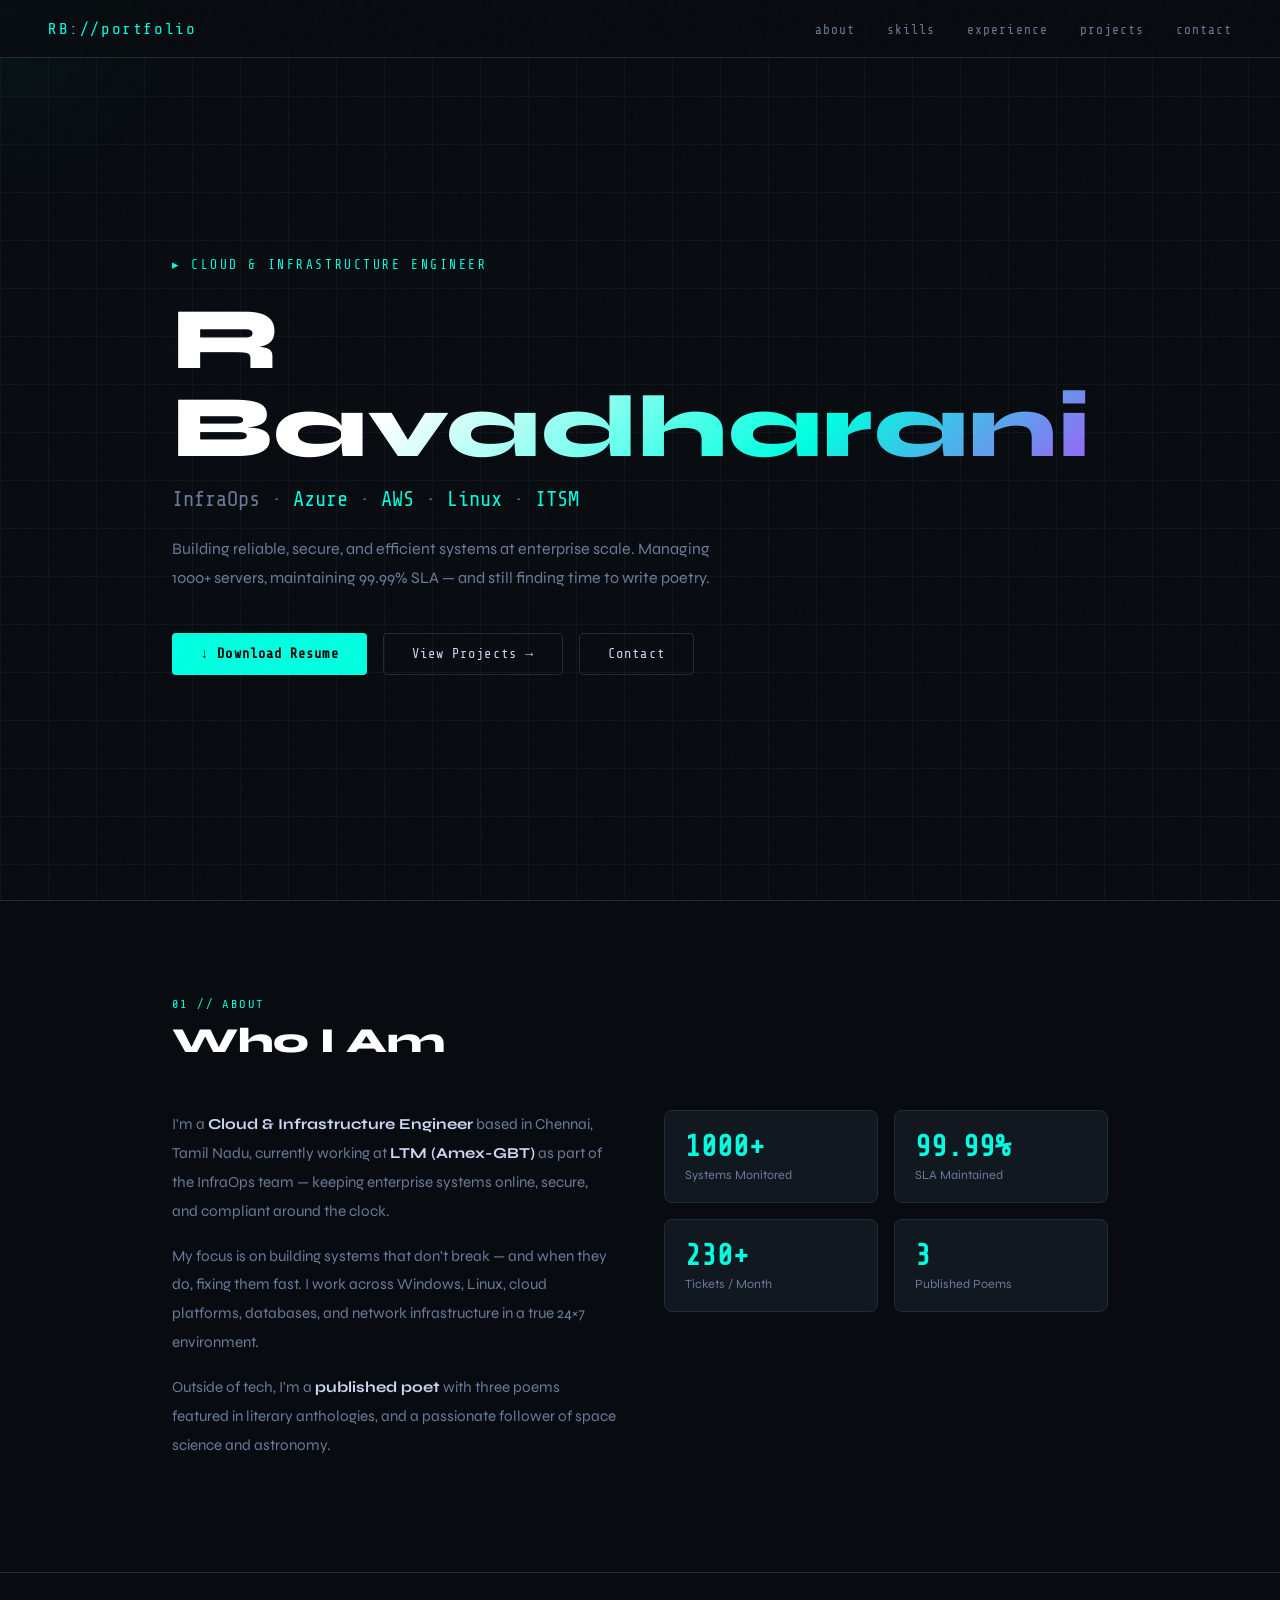
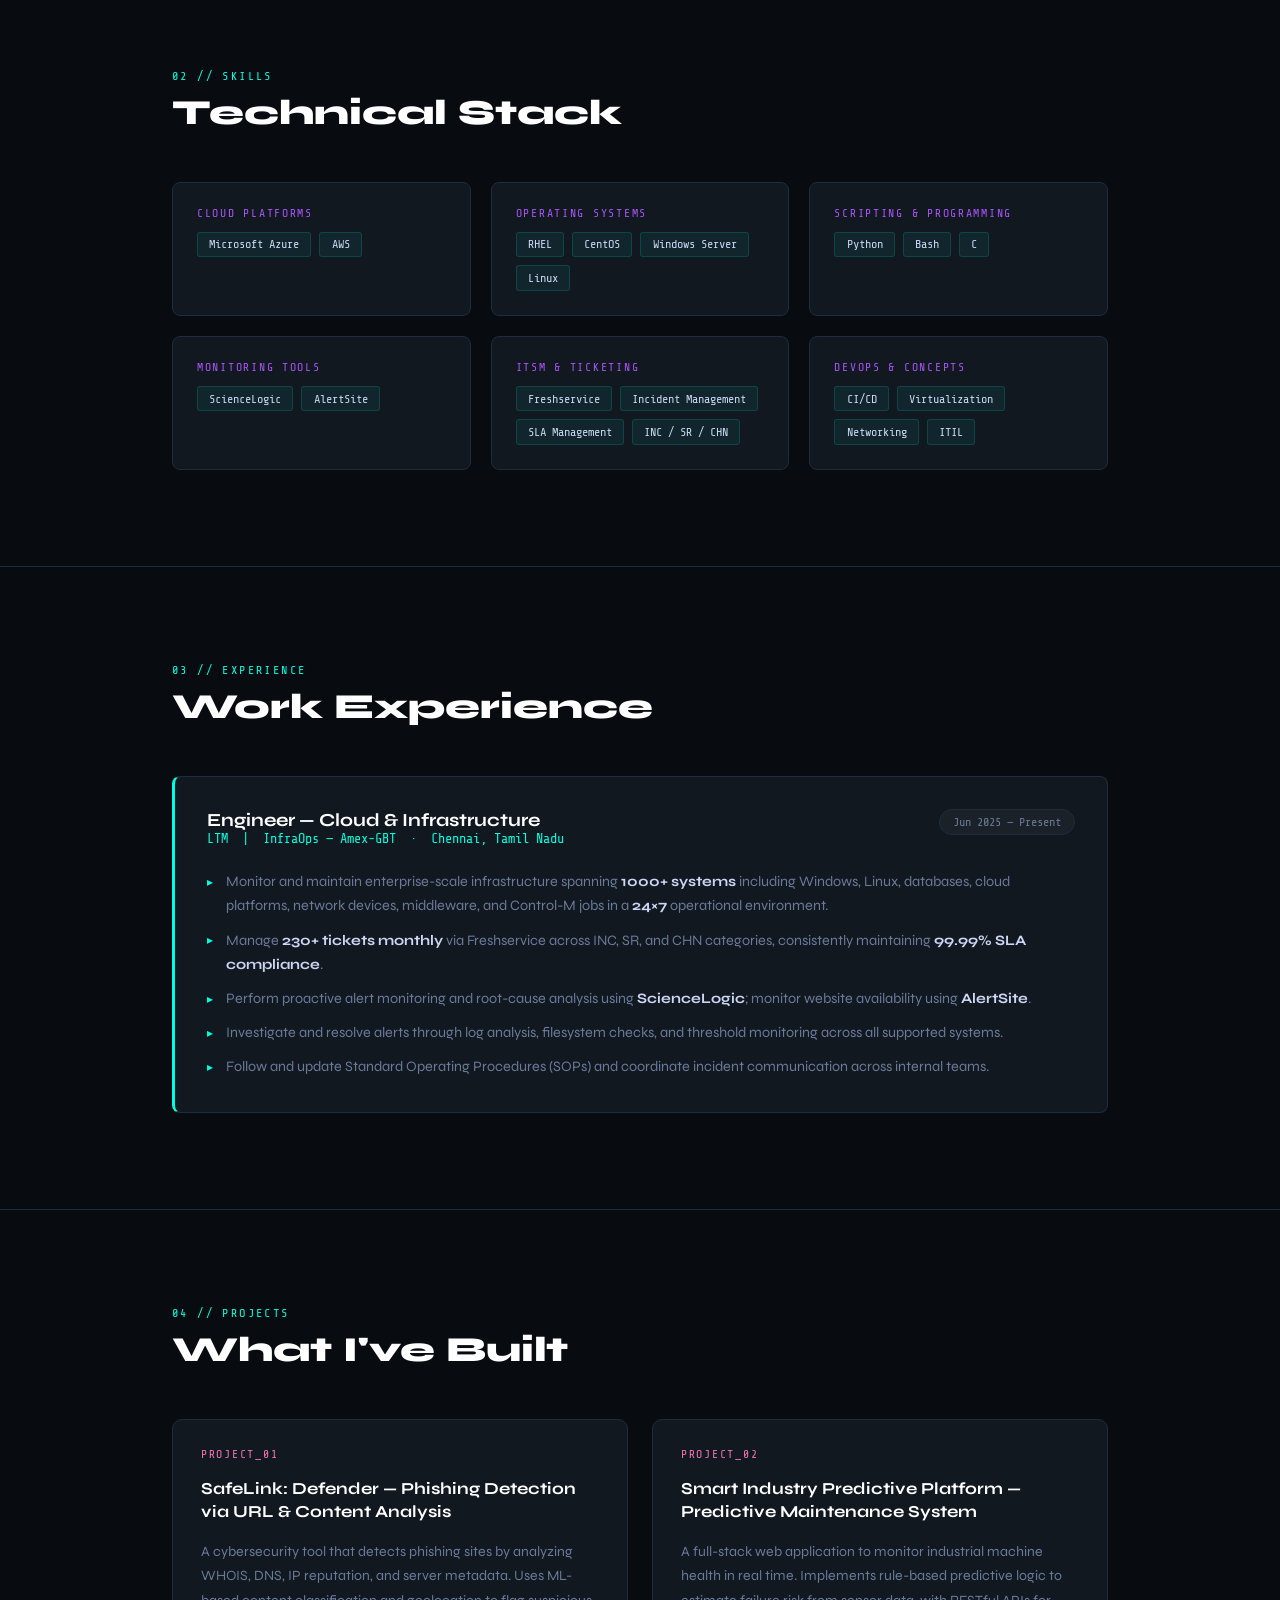
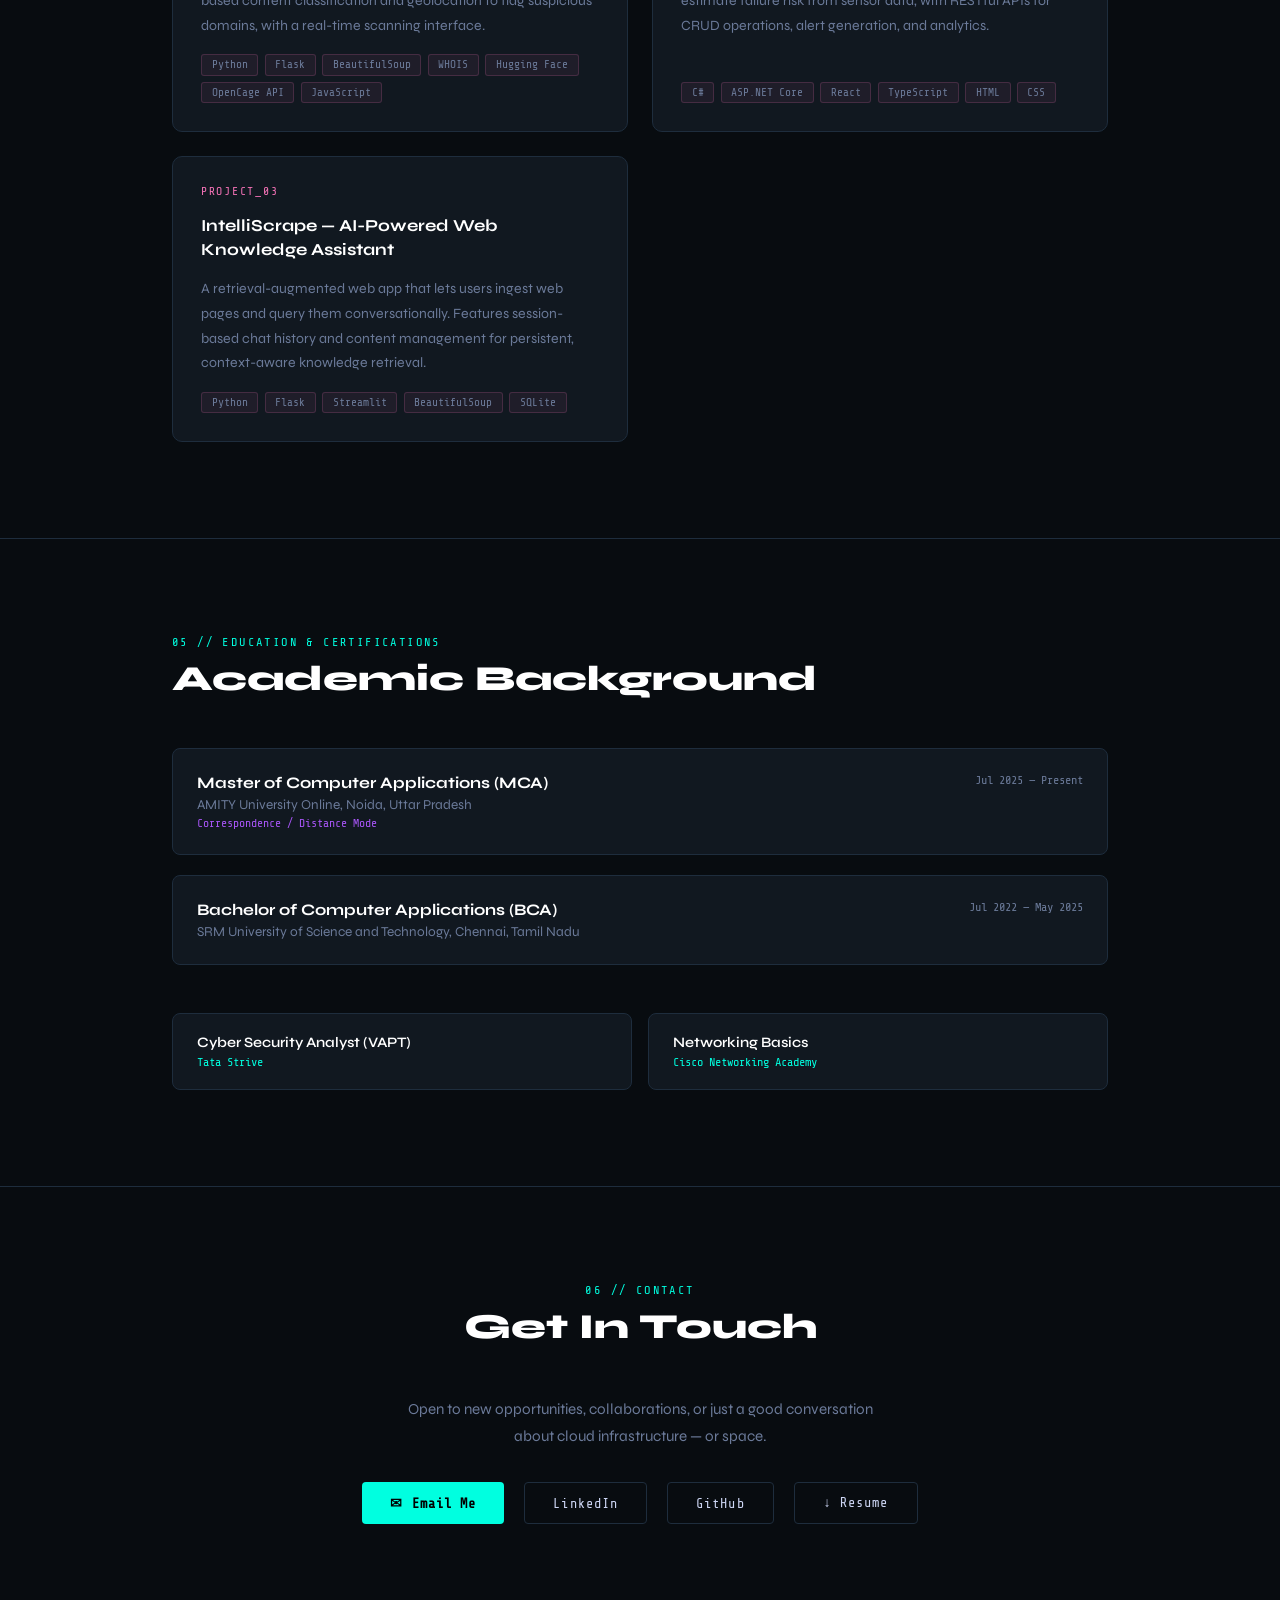
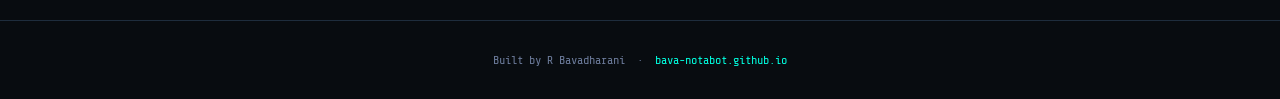
<file: portfolio.html>
<!DOCTYPE html>
<html lang="en">
<head>
  <meta charset="UTF-8" />
  <meta name="viewport" content="width=device-width, initial-scale=1.0"/>
  <title>R Bavadharani — Cloud & Infra Engineer</title>
  <link href="https://fonts.googleapis.com/css2?family=Share+Tech+Mono&family=Syne:wght@400;600;700;800&display=swap" rel="stylesheet"/>
  <style>
    :root {
      --bg:       #080c10;
      --surface:  #0d1117;
      --card:     #111820;
      --border:   #1e2d3d;
      --cyan:     #00ffe0;
      --purple:   #a855f7;
      --pink:     #f472b6;
      --text:     #cdd6f4;
      --muted:    #6b7a99;
      --mono:     'Share Tech Mono', monospace;
      --sans:     'Syne', sans-serif;
    }

    *, *::before, *::after { box-sizing: border-box; margin: 0; padding: 0; }

    html { scroll-behavior: smooth; }

    body {
      background: var(--bg);
      color: var(--text);
      font-family: var(--sans);
      overflow-x: hidden;
    }

    /* ── NOISE OVERLAY ── */
    body::before {
      content: '';
      position: fixed;
      inset: 0;
      background-image: url("data:image/svg+xml,%3Csvg viewBox='0 0 200 200' xmlns='http://www.w3.org/2000/svg'%3E%3Cfilter id='n'%3E%3CfeTurbulence type='fractalNoise' baseFrequency='0.9' numOctaves='4' stitchTiles='stitch'/%3E%3C/filter%3E%3Crect width='100%25' height='100%25' filter='url(%23n)' opacity='0.04'/%3E%3C/svg%3E");
      pointer-events: none;
      z-index: 999;
      opacity: 0.4;
    }

    /* ── GRID BG ── */
    body::after {
      content: '';
      position: fixed;
      inset: 0;
      background-image:
        linear-gradient(var(--border) 1px, transparent 1px),
        linear-gradient(90deg, var(--border) 1px, transparent 1px);
      background-size: 48px 48px;
      opacity: 0.3;
      pointer-events: none;
      z-index: 0;
    }

    /* ── NAV ── */
    nav {
      position: fixed;
      top: 0; left: 0; right: 0;
      z-index: 100;
      display: flex;
      justify-content: space-between;
      align-items: center;
      padding: 1.2rem 3rem;
      background: rgba(8,12,16,0.85);
      backdrop-filter: blur(12px);
      border-bottom: 1px solid var(--border);
    }

    .nav-logo {
      font-family: var(--mono);
      font-size: 1rem;
      color: var(--cyan);
      letter-spacing: 0.1em;
    }

    .nav-links { display: flex; gap: 2rem; list-style: none; }
    .nav-links a {
      font-family: var(--mono);
      font-size: 0.8rem;
      color: var(--muted);
      text-decoration: none;
      letter-spacing: 0.08em;
      transition: color 0.2s;
    }
    .nav-links a:hover { color: var(--cyan); }

    /* ── SECTIONS ── */
    section {
      position: relative;
      z-index: 1;
      max-width: 1000px;
      margin: 0 auto;
      padding: 6rem 2rem;
    }

    /* ── HERO ── */
    #hero {
      min-height: 100vh;
      display: flex;
      flex-direction: column;
      justify-content: center;
      padding-top: 8rem;
    }

    .hero-tag {
      font-family: var(--mono);
      font-size: 0.8rem;
      color: var(--cyan);
      letter-spacing: 0.2em;
      text-transform: uppercase;
      margin-bottom: 1.5rem;
      opacity: 0;
      animation: fadeUp 0.6s 0.2s forwards;
    }

    .hero-name {
      font-size: clamp(2.5rem, 7vw, 5.5rem);
      font-weight: 800;
      line-height: 1;
      letter-spacing: 0.01em;
      background: linear-gradient(135deg, #fff 30%, var(--cyan) 70%, var(--purple) 100%);
      -webkit-background-clip: text;
      -webkit-text-fill-color: transparent;
      background-clip: text;
      opacity: 0;
      animation: fadeUp 0.6s 0.4s forwards;
    }

    .hero-title {
      font-family: var(--mono);
      font-size: clamp(1rem, 2.5vw, 1.3rem);
      color: var(--muted);
      margin-top: 1rem;
      opacity: 0;
      animation: fadeUp 0.6s 0.6s forwards;
    }

    .hero-title span { color: var(--cyan); }

    .hero-desc {
      max-width: 560px;
      font-size: 1rem;
      line-height: 1.8;
      color: var(--muted);
      margin-top: 1.5rem;
      opacity: 0;
      animation: fadeUp 0.6s 0.8s forwards;
    }

    .hero-cta {
      display: flex;
      gap: 1rem;
      margin-top: 2.5rem;
      flex-wrap: wrap;
      opacity: 0;
      animation: fadeUp 0.6s 1s forwards;
    }

    .btn {
      font-family: var(--mono);
      font-size: 0.85rem;
      letter-spacing: 0.08em;
      padding: 0.75rem 1.75rem;
      border-radius: 4px;
      text-decoration: none;
      transition: all 0.25s;
      display: inline-flex;
      align-items: center;
      gap: 0.5rem;
    }

    .btn-primary {
      background: var(--cyan);
      color: #000;
      font-weight: 700;
    }
    .btn-primary:hover {
      background: #fff;
      box-shadow: 0 0 24px rgba(0,255,224,0.4);
      transform: translateY(-2px);
    }

    .btn-outline {
      border: 1px solid var(--border);
      color: var(--text);
      background: transparent;
    }
    .btn-outline:hover {
      border-color: var(--cyan);
      color: var(--cyan);
      transform: translateY(-2px);
    }

    /* ── SECTION HEADER ── */
    .section-label {
      font-family: var(--mono);
      font-size: 0.75rem;
      color: var(--cyan);
      letter-spacing: 0.2em;
      text-transform: uppercase;
      margin-bottom: 0.5rem;
    }

    .section-title {
      font-size: 2.2rem;
      font-weight: 800;
      color: #fff;
      margin-bottom: 3rem;
    }

    /* ── ABOUT ── */
    .about-grid {
      display: grid;
      grid-template-columns: 1fr 1fr;
      gap: 3rem;
      align-items: start;
    }

    .about-text p {
      color: var(--muted);
      line-height: 1.9;
      font-size: 0.95rem;
      margin-bottom: 1rem;
    }

    .about-text p strong { color: var(--text); }

    .stats-grid {
      display: grid;
      grid-template-columns: 1fr 1fr;
      gap: 1rem;
    }

    .stat-card {
      background: var(--card);
      border: 1px solid var(--border);
      border-radius: 8px;
      padding: 1.25rem;
      transition: border-color 0.2s;
    }
    .stat-card:hover { border-color: var(--cyan); }

    .stat-number {
      font-family: var(--mono);
      font-size: 1.8rem;
      color: var(--cyan);
      font-weight: 700;
    }

    .stat-label {
      font-size: 0.78rem;
      color: var(--muted);
      margin-top: 0.25rem;
    }

    /* ── SKILLS ── */
    .skills-grid {
      display: grid;
      grid-template-columns: repeat(auto-fit, minmax(280px, 1fr));
      gap: 1.25rem;
    }

    .skill-card {
      background: var(--card);
      border: 1px solid var(--border);
      border-radius: 8px;
      padding: 1.5rem;
      transition: all 0.25s;
    }
    .skill-card:hover {
      border-color: var(--purple);
      transform: translateY(-3px);
      box-shadow: 0 8px 32px rgba(168,85,247,0.1);
    }

    .skill-category {
      font-family: var(--mono);
      font-size: 0.72rem;
      color: var(--purple);
      letter-spacing: 0.15em;
      text-transform: uppercase;
      margin-bottom: 0.75rem;
    }

    .skill-tags {
      display: flex;
      flex-wrap: wrap;
      gap: 0.5rem;
    }

    .tag {
      font-family: var(--mono);
      font-size: 0.75rem;
      padding: 0.3rem 0.7rem;
      background: rgba(0,255,224,0.06);
      border: 1px solid rgba(0,255,224,0.15);
      border-radius: 3px;
      color: var(--text);
    }

    /* ── EXPERIENCE ── */
    .exp-card {
      background: var(--card);
      border: 1px solid var(--border);
      border-left: 3px solid var(--cyan);
      border-radius: 8px;
      padding: 2rem;
      transition: box-shadow 0.25s;
    }
    .exp-card:hover {
      box-shadow: 0 0 40px rgba(0,255,224,0.06);
    }

    .exp-header {
      display: flex;
      justify-content: space-between;
      align-items: flex-start;
      flex-wrap: wrap;
      gap: 0.5rem;
      margin-bottom: 0.5rem;
    }

    .exp-role { font-size: 1.15rem; font-weight: 700; color: #fff; }
    .exp-company { font-family: var(--mono); font-size: 0.85rem; color: var(--cyan); margin-bottom: 1rem; }
    .exp-date {
      font-family: var(--mono);
      font-size: 0.75rem;
      color: var(--muted);
      background: rgba(255,255,255,0.04);
      padding: 0.3rem 0.8rem;
      border-radius: 20px;
      border: 1px solid var(--border);
      white-space: nowrap;
    }

    .exp-list { list-style: none; display: flex; flex-direction: column; gap: 0.6rem; }
    .exp-list li {
      font-size: 0.9rem;
      color: var(--muted);
      padding-left: 1.2rem;
      position: relative;
      line-height: 1.7;
    }
    .exp-list li::before {
      content: '▸';
      position: absolute;
      left: 0;
      color: var(--cyan);
      font-size: 0.75rem;
      top: 0.1rem;
    }
    .exp-list li strong { color: var(--text); }

    /* ── PROJECTS ── */
    .projects-grid {
      display: grid;
      grid-template-columns: repeat(auto-fit, minmax(300px, 1fr));
      gap: 1.5rem;
    }

    .project-card {
      background: var(--card);
      border: 1px solid var(--border);
      border-radius: 10px;
      padding: 1.75rem;
      display: flex;
      flex-direction: column;
      gap: 1rem;
      transition: all 0.25s;
    }
    .project-card:hover {
      border-color: var(--pink);
      transform: translateY(-4px);
      box-shadow: 0 12px 40px rgba(244,114,182,0.08);
    }

    .project-num {
      font-family: var(--mono);
      font-size: 0.72rem;
      color: var(--pink);
      letter-spacing: 0.15em;
    }

    .project-name {
      font-size: 1.05rem;
      font-weight: 700;
      color: #fff;
      line-height: 1.4;
    }

    .project-desc {
      font-size: 0.88rem;
      color: var(--muted);
      line-height: 1.75;
      flex: 1;
    }

    .project-stack {
      display: flex;
      flex-wrap: wrap;
      gap: 0.4rem;
    }

    .stack-tag {
      font-family: var(--mono);
      font-size: 0.7rem;
      padding: 0.2rem 0.6rem;
      background: rgba(244,114,182,0.06);
      border: 1px solid rgba(244,114,182,0.18);
      border-radius: 3px;
      color: var(--muted);
    }

    /* ── EDUCATION & CERTS ── */
    .edu-grid { display: grid; gap: 1.25rem; }

    .edu-card {
      background: var(--card);
      border: 1px solid var(--border);
      border-radius: 8px;
      padding: 1.5rem;
      display: flex;
      justify-content: space-between;
      align-items: flex-start;
      flex-wrap: wrap;
      gap: 0.75rem;
      transition: border-color 0.2s;
    }
    .edu-card:hover { border-color: var(--purple); }

    .edu-degree { font-size: 1rem; font-weight: 700; color: #fff; }
    .edu-school { font-size: 0.85rem; color: var(--muted); margin-top: 0.2rem; }
    .edu-note { font-family: var(--mono); font-size: 0.72rem; color: var(--purple); margin-top: 0.3rem; }
    .edu-date {
      font-family: var(--mono);
      font-size: 0.75rem;
      color: var(--muted);
      white-space: nowrap;
    }

    .cert-grid { display: grid; grid-template-columns: 1fr 1fr; gap: 1rem; margin-top: 3rem; }

    .cert-card {
      background: var(--card);
      border: 1px solid var(--border);
      border-radius: 8px;
      padding: 1.25rem 1.5rem;
      transition: border-color 0.2s;
    }
    .cert-card:hover { border-color: var(--cyan); }
    .cert-name { font-size: 0.9rem; font-weight: 600; color: #fff; }
    .cert-issuer { font-family: var(--mono); font-size: 0.75rem; color: var(--cyan); margin-top: 0.25rem; }

    /* ── CONTACT ── */
    #contact { text-align: center; }

    .contact-links {
      display: flex;
      justify-content: center;
      gap: 1.25rem;
      flex-wrap: wrap;
      margin-top: 2rem;
    }

    /* ── FOOTER ── */
    footer {
      position: relative;
      z-index: 1;
      text-align: center;
      padding: 2rem;
      border-top: 1px solid var(--border);
      font-family: var(--mono);
      font-size: 0.75rem;
      color: var(--muted);
    }

    /* ── DIVIDER ── */
    .divider {
      border: none;
      border-top: 1px solid var(--border);
      margin: 0;
    }

    /* ── ANIMATIONS ── */
    @keyframes fadeUp {
      from { opacity: 0; transform: translateY(20px); }
      to   { opacity: 1; transform: translateY(0); }
    }

    .reveal {
      opacity: 0;
      transform: translateY(24px);
      transition: opacity 0.6s ease, transform 0.6s ease;
    }
    .reveal.visible {
      opacity: 1;
      transform: translateY(0);
    }

    /* ── GLOW CURSOR ── */
    .glow {
      position: fixed;
      width: 400px; height: 400px;
      border-radius: 50%;
      background: radial-gradient(circle, rgba(0,255,224,0.04) 0%, transparent 70%);
      pointer-events: none;
      transform: translate(-50%, -50%);
      z-index: 0;
      transition: left 0.12s, top 0.12s;
    }

    /* ── RESPONSIVE ── */
    @media (max-width: 700px) {
      nav { padding: 1rem 1.5rem; }
      .nav-links { gap: 1rem; }
      .about-grid { grid-template-columns: 1fr; }
      .cert-grid { grid-template-columns: 1fr; }
      .stats-grid { grid-template-columns: 1fr 1fr; }
    }
  </style>
</head>
<body>

<div class="glow" id="glow"></div>

<!-- NAV -->
<nav>
  <div class="nav-logo">RB://portfolio</div>
  <ul class="nav-links">
    <li><a href="#about">about</a></li>
    <li><a href="#skills">skills</a></li>
    <li><a href="#experience">experience</a></li>
    <li><a href="#projects">projects</a></li>
    <li><a href="#contact">contact</a></li>
  </ul>
</nav>

<!-- HERO -->
<section id="hero">
  <p class="hero-tag">&#x25B8; Cloud & Infrastructure Engineer</p>
  <h1 class="hero-name">R Bavadharani</h1>
  <p class="hero-title">InfraOps · <span>Azure</span> · <span>AWS</span> · <span>Linux</span> · <span>ITSM</span></p>
  <p class="hero-desc">
    Building reliable, secure, and efficient systems at enterprise scale.
    Managing 1000+ servers, maintaining 99.99% SLA — and still finding time to write poetry.
  </p>
  <div class="hero-cta">
    <a href="R_Bavadharani_Resume.pdf" download class="btn btn-primary">↓ Download Resume</a>
    <a href="#projects" class="btn btn-outline">View Projects →</a>
    <a href="#contact" class="btn btn-outline">Contact</a>
  </div>
</section>

<hr class="divider"/>

<!-- ABOUT -->
<section id="about">
  <p class="section-label">01 // about</p>
  <h2 class="section-title reveal">Who I Am</h2>
  <div class="about-grid reveal">
    <div class="about-text">
      <p>I'm a <strong>Cloud & Infrastructure Engineer</strong> based in Chennai, Tamil Nadu, currently working at <strong>LTM (Amex-GBT)</strong> as part of the InfraOps team — keeping enterprise systems online, secure, and compliant around the clock.</p>
      <p>My focus is on building systems that don't break — and when they do, fixing them fast. I work across Windows, Linux, cloud platforms, databases, and network infrastructure in a true 24×7 environment.</p>
      <p>Outside of tech, I'm a <strong>published poet</strong> with three poems featured in literary anthologies, and a passionate follower of space science and astronomy.</p>
    </div>
    <div class="stats-grid">
      <div class="stat-card">
        <div class="stat-number">1000+</div>
        <div class="stat-label">Systems Monitored</div>
      </div>
      <div class="stat-card">
        <div class="stat-number">99.99%</div>
        <div class="stat-label">SLA Maintained</div>
      </div>
      <div class="stat-card">
        <div class="stat-number">230+</div>
        <div class="stat-label">Tickets / Month</div>
      </div>
      <div class="stat-card">
        <div class="stat-number">3</div>
        <div class="stat-label">Published Poems</div>
      </div>
    </div>
  </div>
</section>

<hr class="divider"/>

<!-- SKILLS -->
<section id="skills">
  <p class="section-label">02 // skills</p>
  <h2 class="section-title reveal">Technical Stack</h2>
  <div class="skills-grid">
    <div class="skill-card reveal">
      <div class="skill-category">Cloud Platforms</div>
      <div class="skill-tags">
        <span class="tag">Microsoft Azure</span>
        <span class="tag">AWS</span>
      </div>
    </div>
    <div class="skill-card reveal">
      <div class="skill-category">Operating Systems</div>
      <div class="skill-tags">
        <span class="tag">RHEL</span>
        <span class="tag">CentOS</span>
        <span class="tag">Windows Server</span>
        <span class="tag">Linux</span>
      </div>
    </div>
    <div class="skill-card reveal">
      <div class="skill-category">Scripting & Programming</div>
      <div class="skill-tags">
        <span class="tag">Python</span>
        <span class="tag">Bash</span>
        <span class="tag">C</span>
      </div>
    </div>
    <div class="skill-card reveal">
      <div class="skill-category">Monitoring Tools</div>
      <div class="skill-tags">
        <span class="tag">ScienceLogic</span>
        <span class="tag">AlertSite</span>
      </div>
    </div>
    <div class="skill-card reveal">
      <div class="skill-category">ITSM & Ticketing</div>
      <div class="skill-tags">
        <span class="tag">Freshservice</span>
        <span class="tag">Incident Management</span>
        <span class="tag">SLA Management</span>
        <span class="tag">INC / SR / CHN</span>
      </div>
    </div>
    <div class="skill-card reveal">
      <div class="skill-category">DevOps & Concepts</div>
      <div class="skill-tags">
        <span class="tag">CI/CD</span>
        <span class="tag">Virtualization</span>
        <span class="tag">Networking</span>
        <span class="tag">ITIL</span>
      </div>
    </div>
  </div>
</section>

<hr class="divider"/>

<!-- EXPERIENCE -->
<section id="experience">
  <p class="section-label">03 // experience</p>
  <h2 class="section-title reveal">Work Experience</h2>
  <div class="exp-card reveal">
    <div class="exp-header">
      <div>
        <div class="exp-role">Engineer — Cloud & Infrastructure</div>
        <div class="exp-company">LTM &nbsp;|&nbsp; InfraOps — Amex-GBT &nbsp;·&nbsp; Chennai, Tamil Nadu</div>
      </div>
      <span class="exp-date">Jun 2025 — Present</span>
    </div>
    <ul class="exp-list">
      <li>Monitor and maintain enterprise-scale infrastructure spanning <strong>1000+ systems</strong> including Windows, Linux, databases, cloud platforms, network devices, middleware, and Control-M jobs in a <strong>24×7</strong> operational environment.</li>
      <li>Manage <strong>230+ tickets monthly</strong> via Freshservice across INC, SR, and CHN categories, consistently maintaining <strong>99.99% SLA compliance</strong>.</li>
      <li>Perform proactive alert monitoring and root-cause analysis using <strong>ScienceLogic</strong>; monitor website availability using <strong>AlertSite</strong>.</li>
      <li>Investigate and resolve alerts through log analysis, filesystem checks, and threshold monitoring across all supported systems.</li>
      <li>Follow and update Standard Operating Procedures (SOPs) and coordinate incident communication across internal teams.</li>
    </ul>
  </div>
</section>

<hr class="divider"/>

<!-- PROJECTS -->
<section id="projects">
  <p class="section-label">04 // projects</p>
  <h2 class="section-title reveal">What I've Built</h2>
  <div class="projects-grid">

    <div class="project-card reveal">
      <div class="project-num">PROJECT_01</div>
      <div class="project-name">SafeLink: Defender — Phishing Detection via URL & Content Analysis</div>
      <div class="project-desc">A cybersecurity tool that detects phishing sites by analyzing WHOIS, DNS, IP reputation, and server metadata. Uses ML-based content classification and geolocation to flag suspicious domains, with a real-time scanning interface.</div>
      <div class="project-stack">
        <span class="stack-tag">Python</span>
        <span class="stack-tag">Flask</span>
        <span class="stack-tag">BeautifulSoup</span>
        <span class="stack-tag">WHOIS</span>
        <span class="stack-tag">Hugging Face</span>
        <span class="stack-tag">OpenCage API</span>
        <span class="stack-tag">JavaScript</span>
      </div>
    </div>

    <div class="project-card reveal">
      <div class="project-num">PROJECT_02</div>
      <div class="project-name">Smart Industry Predictive Platform — Predictive Maintenance System</div>
      <div class="project-desc">A full-stack web application to monitor industrial machine health in real time. Implements rule-based predictive logic to estimate failure risk from sensor data, with RESTful APIs for CRUD operations, alert generation, and analytics.</div>
      <div class="project-stack">
        <span class="stack-tag">C#</span>
        <span class="stack-tag">ASP.NET Core</span>
        <span class="stack-tag">React</span>
        <span class="stack-tag">TypeScript</span>
        <span class="stack-tag">HTML</span>
        <span class="stack-tag">CSS</span>
      </div>
    </div>

    <div class="project-card reveal">
      <div class="project-num">PROJECT_03</div>
      <div class="project-name">IntelliScrape — AI-Powered Web Knowledge Assistant</div>
      <div class="project-desc">A retrieval-augmented web app that lets users ingest web pages and query them conversationally. Features session-based chat history and content management for persistent, context-aware knowledge retrieval.</div>
      <div class="project-stack">
        <span class="stack-tag">Python</span>
        <span class="stack-tag">Flask</span>
        <span class="stack-tag">Streamlit</span>
        <span class="stack-tag">BeautifulSoup</span>
        <span class="stack-tag">SQLite</span>
      </div>
    </div>

  </div>
</section>

<hr class="divider"/>

<!-- EDUCATION & CERTS -->
<section id="education">
  <p class="section-label">05 // education & certifications</p>
  <h2 class="section-title reveal">Academic Background</h2>
  <div class="edu-grid reveal">
    <div class="edu-card">
      <div>
        <div class="edu-degree">Master of Computer Applications (MCA)</div>
        <div class="edu-school">AMITY University Online, Noida, Uttar Pradesh</div>
        <div class="edu-note">Correspondence / Distance Mode</div>
      </div>
      <div class="edu-date">Jul 2025 — Present</div>
    </div>
    <div class="edu-card">
      <div>
        <div class="edu-degree">Bachelor of Computer Applications (BCA)</div>
        <div class="edu-school">SRM University of Science and Technology, Chennai, Tamil Nadu</div>
      </div>
      <div class="edu-date">Jul 2022 — May 2025</div>
    </div>
  </div>

  <div class="cert-grid reveal">
    <div class="cert-card">
      <div class="cert-name">Cyber Security Analyst (VAPT)</div>
      <div class="cert-issuer">Tata Strive</div>
    </div>
    <div class="cert-card">
      <div class="cert-name">Networking Basics</div>
      <div class="cert-issuer">Cisco Networking Academy</div>
    </div>
  </div>
</section>

<hr class="divider"/>

<!-- CONTACT -->
<section id="contact">
  <p class="section-label" style="text-align:center">06 // contact</p>
  <h2 class="section-title reveal" style="text-align:center">Get In Touch</h2>
  <p class="reveal" style="color:var(--muted);max-width:480px;margin:0 auto;line-height:1.8;font-size:0.95rem;">
    Open to new opportunities, collaborations, or just a good conversation about cloud infrastructure — or space.
  </p>
  <div class="contact-links reveal">
    <a href="mailto:youremail@example.com" class="btn btn-primary">✉ Email Me</a>
    <a href="https://linkedin.com/in/yourprofile" target="_blank" class="btn btn-outline">LinkedIn</a>
    <a href="https://github.com/bava-notabot" target="_blank" class="btn btn-outline">GitHub</a>
    <a href="R_Bavadharani_Resume.pdf" download class="btn btn-outline">↓ Resume</a>
  </div>
</section>

<footer>
  <p>Built by R Bavadharani &nbsp;·&nbsp; <span style="color:var(--cyan)">bava-notabot.github.io</span></p>
</footer>

<script>
  // Glow cursor
  const glow = document.getElementById('glow');
  document.addEventListener('mousemove', e => {
    glow.style.left = e.clientX + 'px';
    glow.style.top  = e.clientY + 'px';
  });

  // Scroll reveal
  const observer = new IntersectionObserver(entries => {
    entries.forEach(e => {
      if (e.isIntersecting) {
        e.target.classList.add('visible');
      }
    });
  }, { threshold: 0.12 });

  document.querySelectorAll('.reveal').forEach(el => observer.observe(el));
</script>
</body>
</html>
</file>
